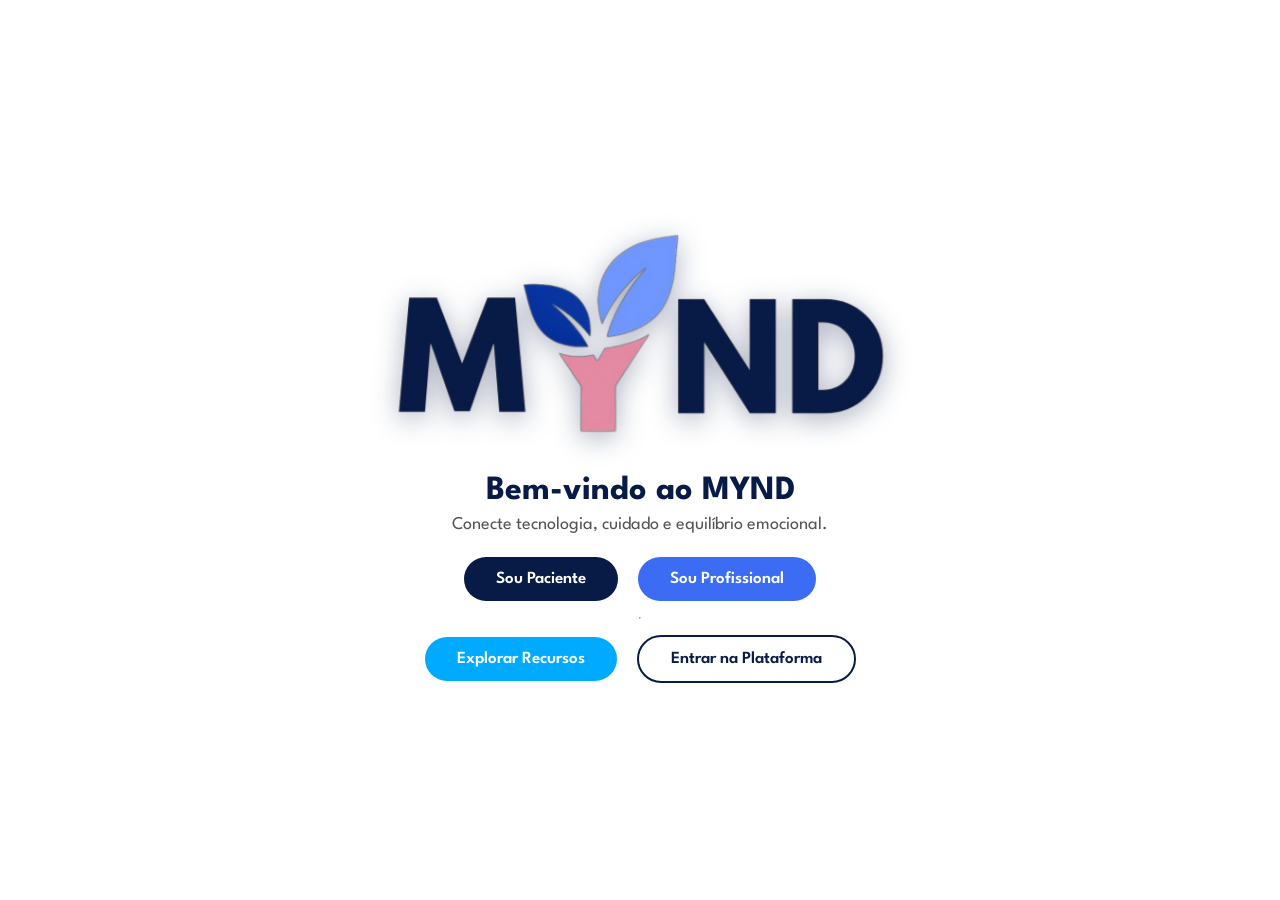
<file: TELAS/index.html>
<!DOCTYPE html>
<html lang="pt-br">
<head>
    <meta charset="UTF-8">
    <title>MYND - Sua Mente, do Seu Jeito</title>
    <link rel="stylesheet" href="style.css">
</head>
<body>

    <div class="container home">
        <img src="logo.png" alt="Logo MYND" class="logo-home">

        <h1>Bem-vindo ao MYND</h1>
        <p>Conecte tecnologia, cuidado e equilíbrio emocional.</p>

        <div class="home-buttons">
            <a href="cadastro_paciente.html" class="btn primary">Sou Paciente</a>
            <a href="cadastro_profissional.html" class="btn secondary">Sou Profissional</a>
        </div>

        <hr class="divider">

        <div class="extra-buttons">
            <a href="#" class="btn neutral">Explorar Recursos</a>
            <a href="#" class="btn outline">Entrar na Plataforma</a>
        </div>
    </div>

</body>
</html>
</file>
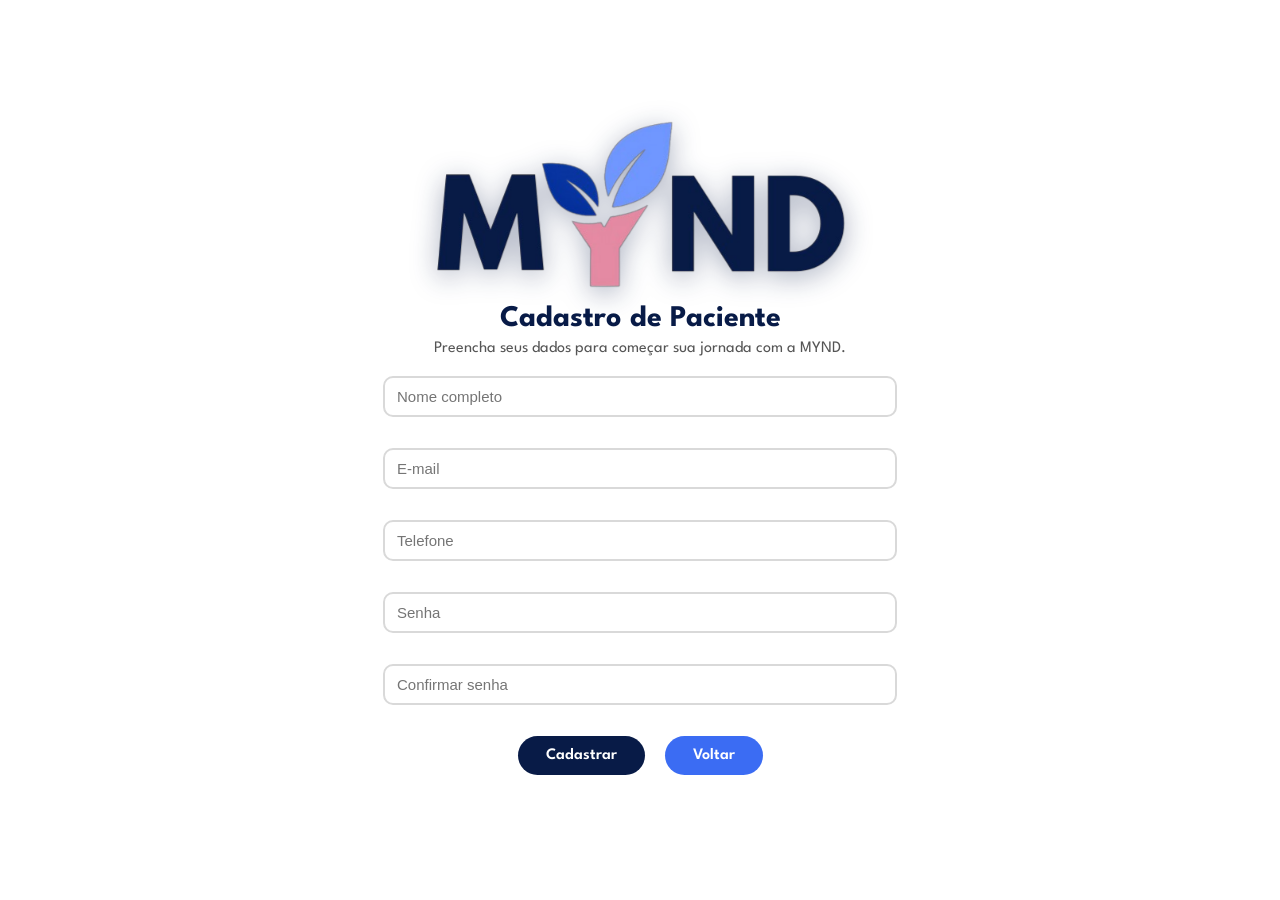
<file: TELAS/cadastro_paciente.html>
<!DOCTYPE html>
<html lang="pt-br">
<head>
    <meta charset="UTF-8">
    <title>Cadastro de Paciente - MYND</title>
    <link rel="stylesheet" href="style.css">
</head>
<body>
<body class="cadastro">

    <div class="container">
        <img src="logo.png" alt="Logo MYND" class="logo">

        <h1>Cadastro de Paciente</h1>
        <p>Preencha seus dados para começar sua jornada com a MYND.</p>

        <form action="#" method="post">
            <input type="text" placeholder="Nome completo" required><br><br>
            <input type="email" placeholder="E-mail" required><br><br>
            <input type="tel" placeholder="Telefone" required><br><br>
            <input type="password" placeholder="Senha" required><br><br>
            <input type="password" placeholder="Confirmar senha" required><br><br>

            <a href="recursos.html" class="btn primary">Cadastrar</a>
            <a href="welcome.html" class="btn secondary">Voltar</a>
        </form>
    </div>

</body>
</html>
</file>
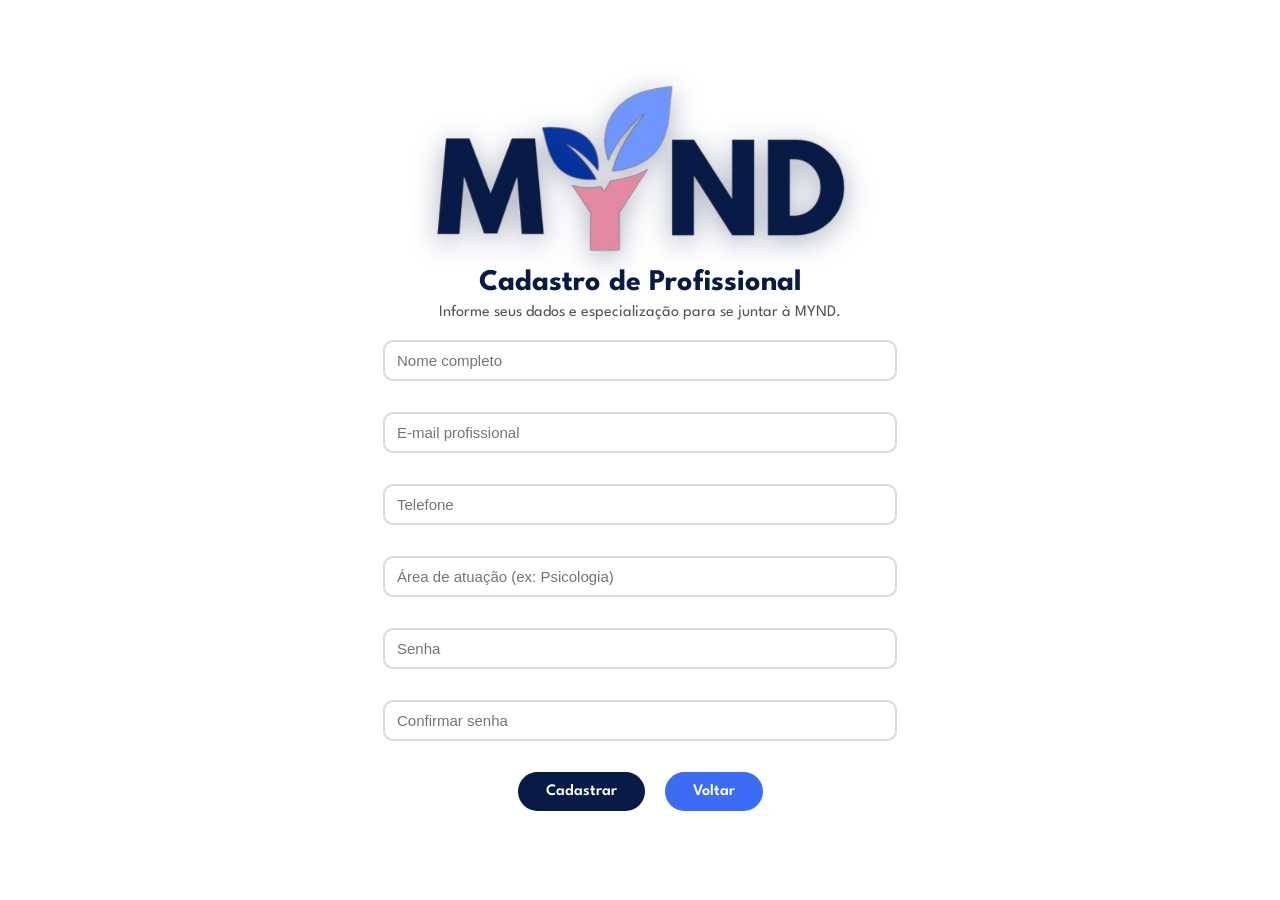
<file: TELAS/cadastro_profissional.html>
<!DOCTYPE html>
<html lang="pt-br">
<head>
    <meta charset="UTF-8">
    <title>Cadastro de Profissional - MYND</title>
    <link rel="stylesheet" href="style.css">
</head>
<body>
<body class="cadastro">

    <div class="container">
        <img src="logo.png" alt="Logo MYND" class="logo">

        <h1>Cadastro de Profissional</h1>
        <p>Informe seus dados e especialização para se juntar à MYND.</p>

        <form action="#" method="post">
            <input type="text" placeholder="Nome completo" required><br><br>
            <input type="email" placeholder="E-mail profissional" required><br><br>
            <input type="tel" placeholder="Telefone" required><br><br>
            <input type="text" placeholder="Área de atuação (ex: Psicologia)" required><br><br>
            <input type="password" placeholder="Senha" required><br><br>
            <input type="password" placeholder="Confirmar senha" required><br><br>

            <a href="recursos.html" class="btn primary">Cadastrar</a>
            <a href="welcome.html" class="btn secondary">Voltar</a>
        </form>
    </div>

</body>
</html>
</file>
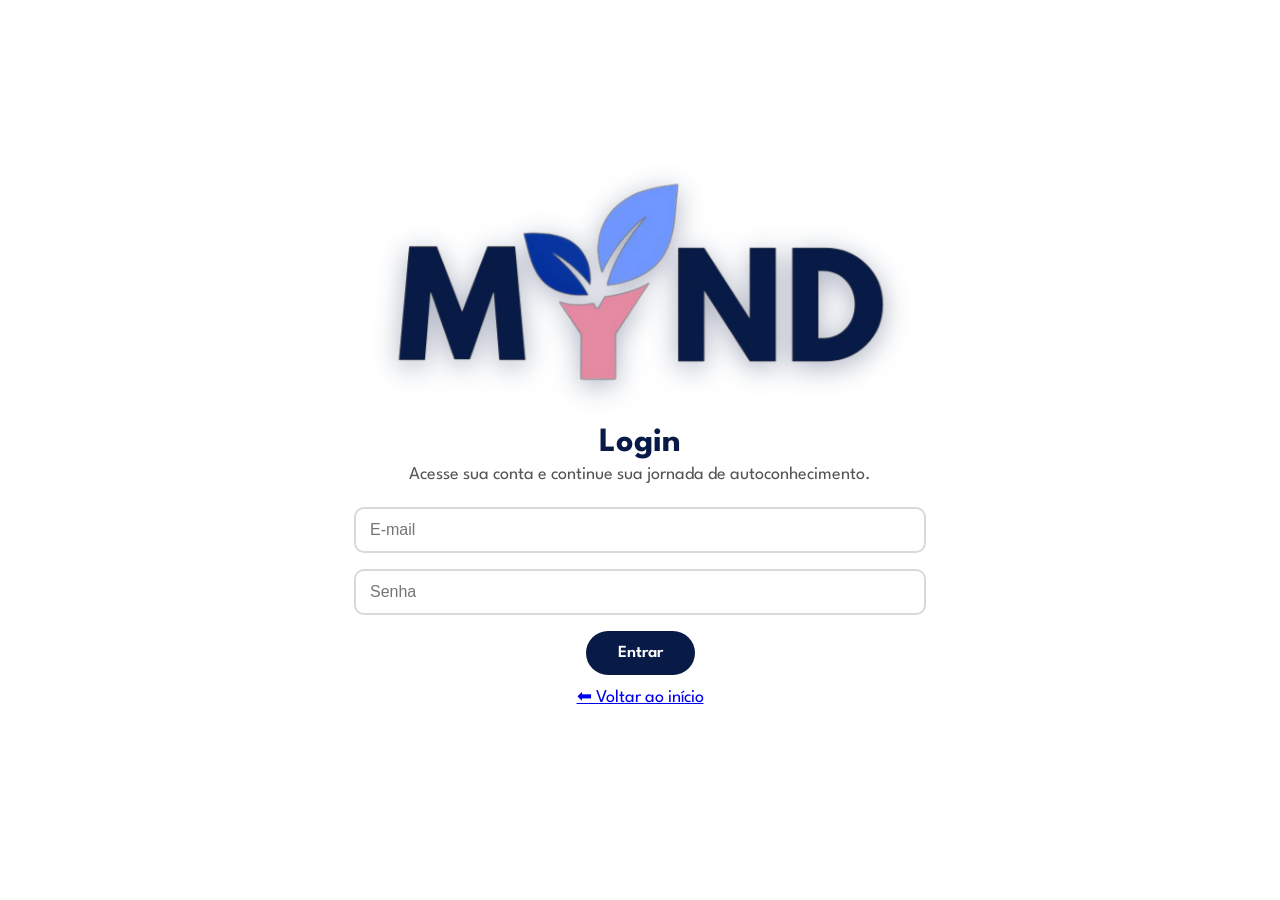
<file: TELAS/login.html>
<!DOCTYPE html>
<html lang="pt-br">
<head>
    <meta charset="UTF-8">
    <title>MYND - Login</title>
    <link rel="stylesheet" href="style.css">
</head>
<body>

    <div class="container login">
        <img src="logo.png" alt="Logo MYND" class="logo-home">

        <h1>Login</h1>
        <p>Acesse sua conta e continue sua jornada de autoconhecimento.</p>

        <form>
            <input type="text" placeholder="E-mail" required>
            <input type="password" placeholder="Senha" required>
            <a href="recursos.html" class="btn primary">Entrar</a>
        </form>

        <p class="voltar-home"><a href="welcome.html">⬅ Voltar ao início</a></p>
    </div>

</body>
</html>
</file>
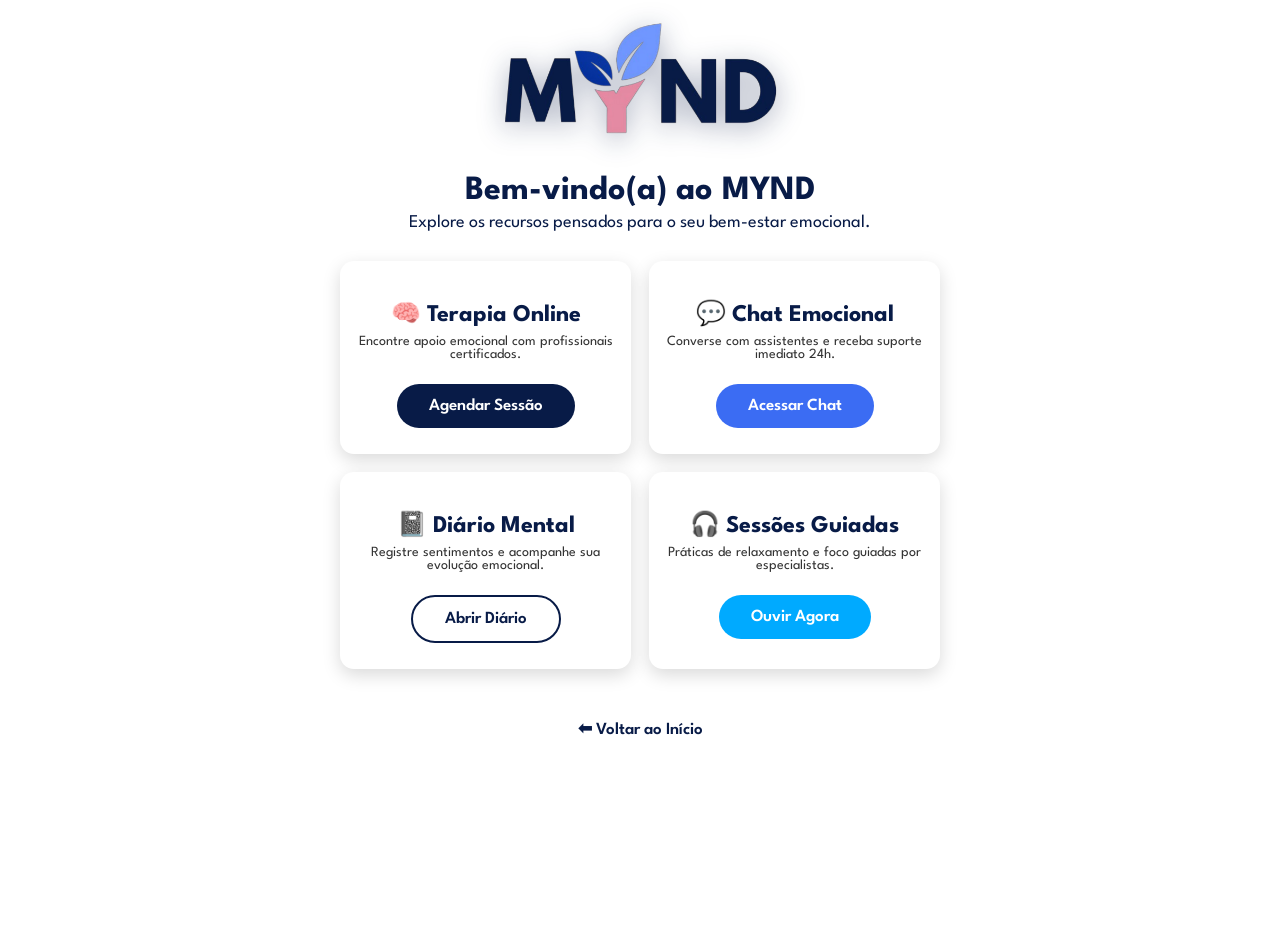
<file: TELAS/recursos.html>
<!DOCTYPE html>
<html lang="pt-br">
<head>
    <meta charset="UTF-8">
    <title>MYND - Recursos</title>
    <link rel="stylesheet" href="style.css">
</head>
<body>

    <div class="container recursos">
        <img src="logo.png" alt="Logo MYND" class="logo-home">

        <h1>Bem-vindo(a) ao MYND</h1>
        <p class="subtexto">Explore os recursos pensados para o seu bem-estar emocional.</p>

        <div class="recursos-grid">
            <div class="recurso-card">
                <h2>🧠 Terapia Online</h2>
                <p>Encontre apoio emocional com profissionais certificados.</p>
                <a href="#" class="btn primary">Agendar Sessão</a>
            </div>

            <div class="recurso-card">
                <h2>💬 Chat Emocional</h2>
                <p>Converse com assistentes e receba suporte imediato 24h.</p>
                <a href="#" class="btn secondary">Acessar Chat</a>
            </div>

            <div class="recurso-card">
                <h2>📓 Diário Mental</h2>
                <p>Registre sentimentos e acompanhe sua evolução emocional.</p>
                <a href="#" class="btn outline">Abrir Diário</a>
            </div>

            <div class="recurso-card">
                <h2>🎧 Sessões Guiadas</h2>
                <p>Práticas de relaxamento e foco guiadas por especialistas.</p>
                <a href="#" class="btn neutral">Ouvir Agora</a>
            </div>
        </div>

        <div class="footer-buttons">
            <a href="welcome.html" class="btn voltar">⬅ Voltar ao Início</a>
        </div>
    </div>

</body>
</html>
</file>
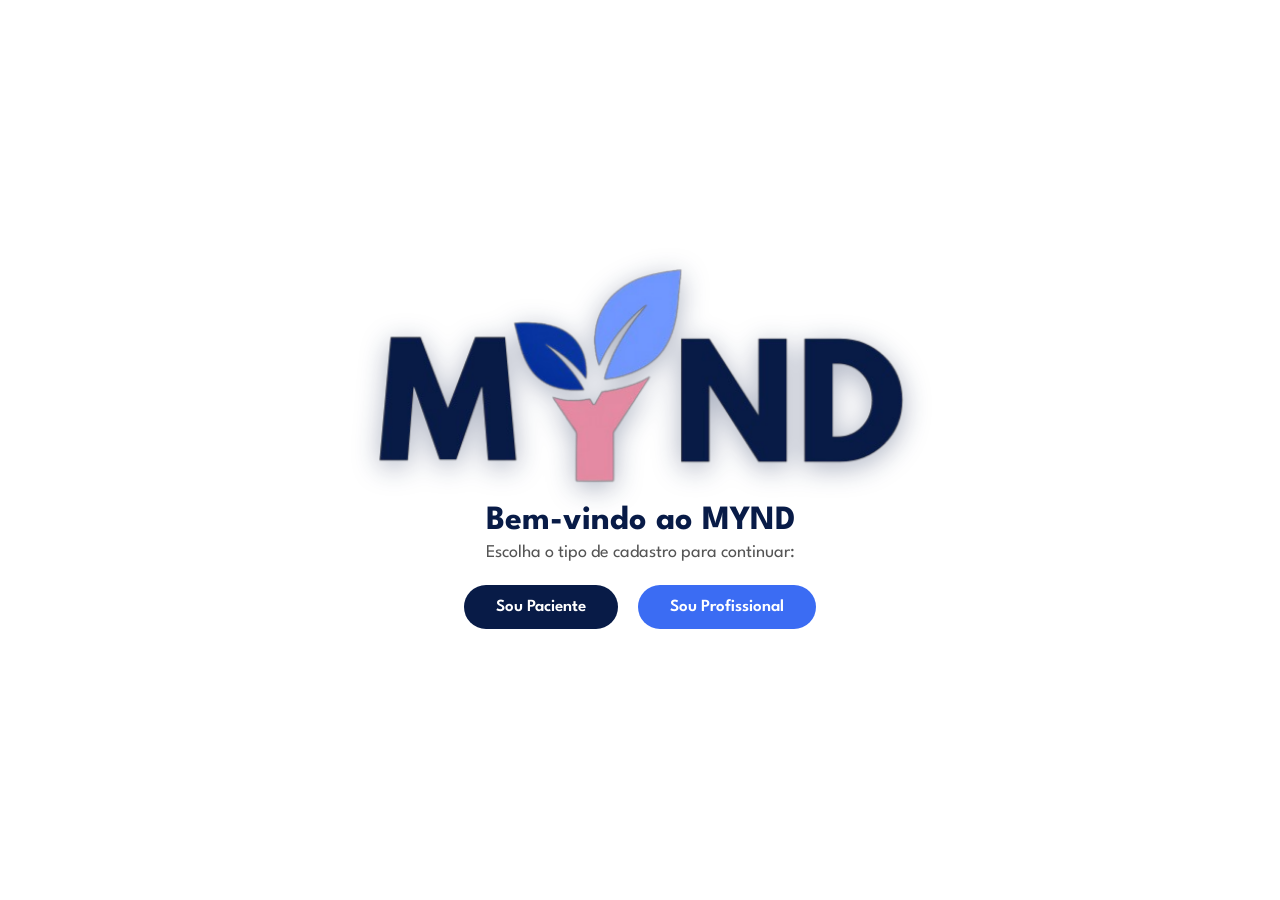
<file: TELAS/welcome.html>
<!DOCTYPE html>
<html lang="pt-br">
<head>
    <meta charset="UTF-8">
    <title>Bem-vindo ao MYND</title>
    <link rel="stylesheet" href="style.css">
</head>
<body>

    <div class="container">
        <img src="logo.png" alt="Logo MYND" class="logo">

        <h1>Bem-vindo ao MYND</h1>
        <p>Escolha o tipo de cadastro para continuar:</p>

        <div class="buttons">
    <a href="cadastro_paciente.html" class="btn primary">Sou Paciente</a>
    <a href="cadastro_profissional.html" class="btn secondary">Sou Profissional</a>
</div>

    </div>

</body>
</html>
</file>
<file: TELAS/style.css>
/* ==============================
   ESTILO GERAL - MYND APP
   Identidade visual:
   Azul escuro: #081b47
   Azul médio:  #4169e1
   Rosa escuro: #b04a67
   Rosa claro:  #d7839b
   ============================== */

/* ===== FONTES - LEAGUE SPARTAN ===== */
@import url('https://fonts.googleapis.com/css2?family=League+Spartan:wght@400;500;600;700&display=swap');

/* ===== ESTILO BASE ===== */
body {
    font-family: 'League Spartan', sans-serif;
    background-color: #ffffff;
    color: #081b47;
    margin: 0;
    padding: 0;
}

/* Centraliza apenas a tela de boas-vindas */
body:not(.cadastro) {
    display: flex;
    justify-content: center;
    align-items: center;
    height: 100vh;
}

/* ===== CONTAINER CENTRAL ===== */
.container {
    text-align: center;
    width: 100%;
    max-width: 600px;
    margin: 0 auto;
}

/* ===== LOGO ===== */
.logo {
    width: 1000px;
    max-width: 90%;
    display: block;
    margin: 0 auto 10px auto;
    filter: drop-shadow(0 6px 14px rgba(8, 27, 71, 0.35));
    animation: fadeIn 1s ease-in-out;
    line-height: 0;
}

.logo-home {
    width: 500px;
    max-width: 90%;
    margin-bottom: 30px;
    animation: fadeIn 1.2s ease-in-out;
}

/* ===== CENTRALIZAÇÃO WELCOME ===== */
.home {
    display: flex;
    flex-direction: column;
    justify-content: center; /* centraliza verticalmente */
    align-items: center;     /* centraliza horizontalmente */
    min-height: 100vh;
    text-align: center;
    padding-top: 20px;  /* espaço para evitar corte da logo */
    box-sizing: border-box;
}


/* ===== ANIMAÇÃO ===== */
@keyframes fadeIn {
    from { opacity: 0; transform: translateY(-8px); }
    to { opacity: 1; transform: translateY(0); }
}

/* ===== TÍTULOS E TEXTOS ===== */
h1 {
    color: #081b47;
    font-size: 34px;
    margin: 6px 0 8px 0;
}

p {
    color: #555;
    font-size: 18px;
    margin: 2px 0 16px 0;
}

/* ===== BOTÕES ===== */
.buttons {
    margin-top: 4px;
}

.btn {
    display: inline-block;
    padding: 14px 32px;
    margin: 8px;
    border-radius: 30px;
    text-decoration: none;
    font-weight: 600;
    font-size: 17px;
    transition: all 0.22s ease;
    cursor: pointer;
}

/* Botão principal (Azul escuro) */
.btn.primary {
    background-color: #081b47;
    color: #ffffff;
}
.btn.primary:hover {
    background-color: #4169e1;
}

/* Botão secundário (Rosa) */
.btn.secondary {
    background-color: #b04a67;
    color: #ffffff;
}
.btn.secondary:hover {
    background-color: #d7839b;
}

/* ===== FORMULÁRIOS ===== */
form {
    margin-top: 12px;
}

input {
    width: 90%;
    padding: 12px 14px;
    margin: 8px 0;
    border: 2px solid #d9d9d9;
    border-radius: 10px;
    font-size: 16px;
    transition: border-color 0.25s ease, box-shadow 0.25s ease;
}

input:focus {
    border-color: #4169e1;
    box-shadow: 0 0 6px rgba(65, 105, 225, 0.25);
    outline: none;
}

/* ===== TELA DE CADASTRO ===== */
body.cadastro {
    height: 100vh;
    display: flex;
    justify-content: center;
    align-items: center;
}

body.cadastro .container {
    max-width: 540px;          
}

body.cadastro .logo {
    width: 420px;             
    max-width: 85%;
    margin-bottom: 8px;
}

body.cadastro h1 {
    font-size: 30px;
}

body.cadastro p {
    font-size: 16px;
    margin-bottom: 10px;
}

body.cadastro input {
    padding: 10px 12px;
    font-size: 15px;
}

body.cadastro .btn {
    padding: 12px 28px;
    font-size: 16px;
}

/* ===== RECURSOS PAGE ===== */
.recursos {
    text-align: center;
    padding: 25px 15px;
    background: #ffffff;
    color: #081b47;
    min-height: 100vh;
}

.subtexto {
    font-size: 18px;
    color: #081b47;
    margin-bottom: 30px;
}

.recursos-grid {
    display: grid;
    grid-template-columns: repeat(auto-fit, minmax(260px, 1fr));
    gap: 18px;
    margin-bottom: 25px;
}

.recurso-card {
    background: white;
    color: #081b47;
    border-radius: 14px;
    padding: 18px;
    box-shadow: 0 6px 18px rgba(0, 0, 0, 0.15);
    transition: transform 0.2s ease, box-shadow 0.2s ease;
}

.recurso-card:hover {
    transform: translateY(-6px);
    box-shadow: 0 8px 20px rgba(0, 0, 0, 0.25);
}

.recurso-card h2 {
    margin-bottom: 8px;
}

.recurso-card p {
    font-size: 14px;
    color: #333;
    margin-bottom: 15px;
}

/* ===== BOTÕES ESTILIZADOS ===== */
.btn.primary {
    background-color: #081b47;
    color: white;
}
.btn.primary:hover {
    background-color: #102f6a;
}

.btn.secondary {
    background-color: #3b6cf3;
    color: white;
}
.btn.secondary:hover {
    background-color: #274ed1;
}

.btn.outline {
    border: 2px solid #081b47;
    color: #081b47;
    background: transparent;
}
.btn.outline:hover {
    background-color: #081b47;
    color: white;
}

.btn.neutral {
    background-color: #00aaff;
    color: white;
}
.btn.neutral:hover {
    background-color: #0088cc;
}

.btn.voltar {
    background-color: white;
    color: #081b47;
    border: 2px solid white;
}
.btn.voltar:hover {
    background-color: #e0e7ff;
    color: #081b47;
}

/* ===== LOGIN BUTTON - WELCOME PAGE ===== */
.login-section {
    margin-top: 10px;
}

.login-section p {
    color: #081b47;
    font-size: 15px;
    margin-bottom: 10px;
}

.btn.login-btn {
    background-color: white;
    color: #081b47;
    border: 2px solid #081b47;
    font-weight: 600;
    padding: 10px 22px;
    border-radius: 25px;
    transition: all 0.3s ease;
}

.btn.login-btn:hover {
    background-color: #081b47;
    color: white;
    box-shadow: 0 4px 10px rgba(8, 27, 71, 0.3);
}

/* ===== RESPONSIVIDADE ===== */
@media (max-width: 600px) {
    .container {
        padding: 0 20px;
    }
    .logo, .logo-home {
        width: 90%;
    }
    .btn {
        display: block;
        width: 100%;
        margin: 8px 0;
    }
    input {
        width: 100%;
    }
}
/* ===== LOGO NA PÁGINA DE RECURSOS ===== */
.recursos .logo-home {
    width: 280px;     /* tamanho reduzido e mais equilibrado */
    max-width: 85%;
    margin-top: 20px;
    margin-bottom: 25px;
}
.logo-home {
    width: 500px;
    max-width: 90%;
    margin-bottom: 25px;
    animation: fadeIn 1.2s ease-in-out;

    /* 🔹 sombra igual à das outras telas */
    filter: drop-shadow(0 6px 14px rgba(8, 27, 71, 0.35));
    line-height: 0;
}
</file>
